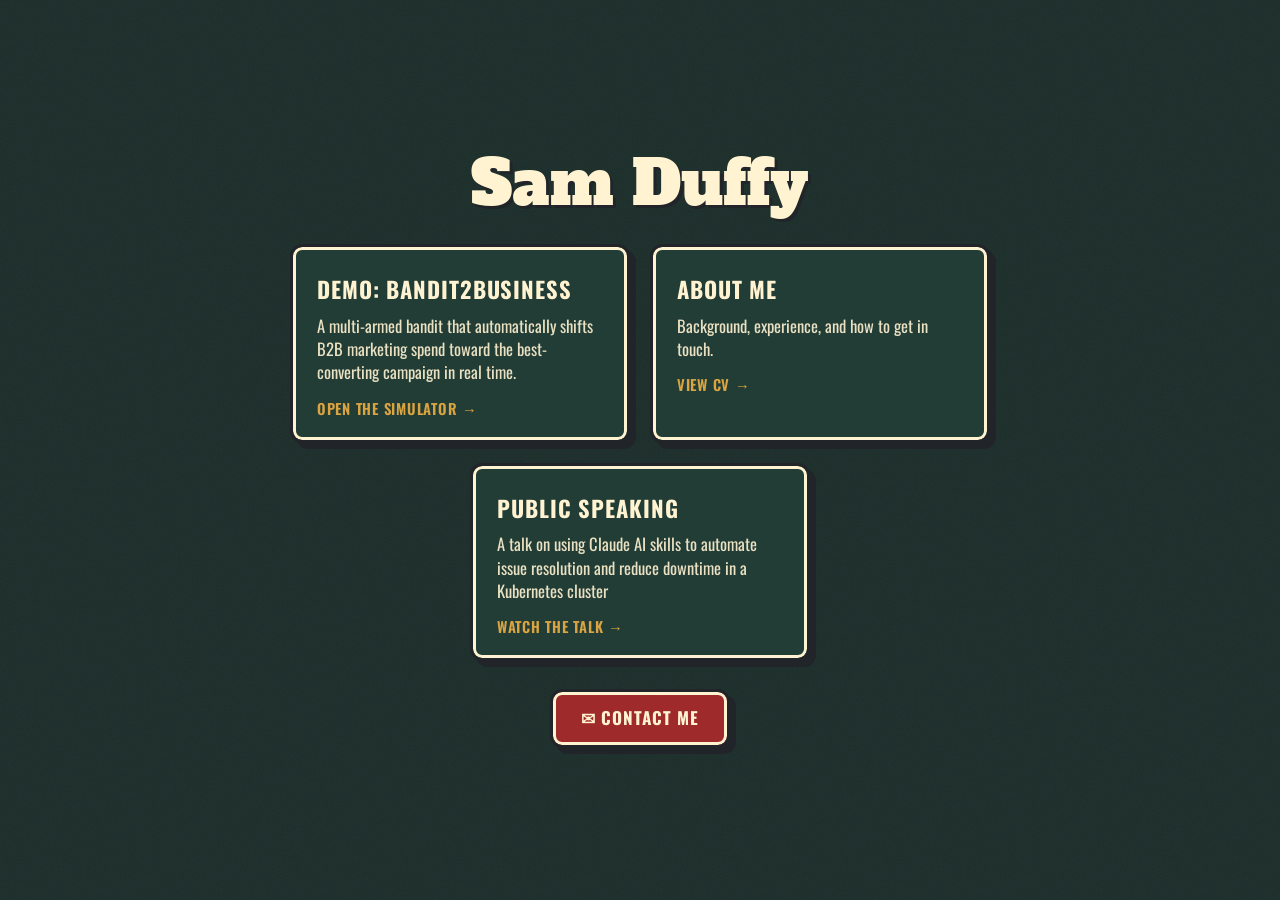
<file: index.html>
<!DOCTYPE html>
<html lang="en">
<head>
<meta charset="UTF-8">
<meta name="viewport" content="width=device-width, initial-scale=1.0">
<title>Sam Duffy — Projects</title>
<link rel="icon" href="shared/favicon.ico">
<meta name="description" content="A small collection of interactive web applications.">

<link rel="preconnect" href="https://fonts.googleapis.com">
<link rel="preconnect" href="https://fonts.gstatic.com" crossorigin>
<link href="https://fonts.googleapis.com/css2?family=Alfa+Slab+One&family=Caveat:wght@600;700&family=Oswald:wght@300;400;500;600;700&display=swap" rel="stylesheet">

<style>
:root {
  --color-bg: #1C2E2A;
  --color-panel: #223C36;
  --color-accent: #9E2A2B;
  --color-text: #FFF3D1;
  --color-charcoal: #212529;
  --chart-gold: #D9A441;
  --font-display: 'Alfa Slab One', Georgia, serif;
  --font-data: 'Oswald', 'Arial Narrow', sans-serif;
  --font-script: 'Caveat', cursive;
}
* { box-sizing: border-box; }
html { font-size: 18px; }
html, body { margin: 0; padding: 0; }
body {
  background-color: var(--color-bg);
  color: var(--color-text);
  font-family: var(--font-data);
  line-height: 1.45;
  -webkit-font-smoothing: antialiased;
  min-height: 100vh;
  display: flex;
  flex-direction: column;
  align-items: center;
  justify-content: center;
  padding: 32px 20px;
  gap: 28px;
}
body::before {
  content: "";
  position: fixed;
  inset: 0;
  z-index: 0;
  pointer-events: none;
  opacity: 0.05;
  background-image: url("data:image/svg+xml,%3Csvg xmlns='http://www.w3.org/2000/svg' width='220' height='220'%3E%3Cfilter id='n'%3E%3CfeTurbulence type='fractalNoise' baseFrequency='0.8' numOctaves='4' stitchTiles='stitch'/%3E%3C/filter%3E%3Crect width='100%25' height='100%25' filter='url(%23n)'/%3E%3C/svg%3E");
}
.brand { position: relative; z-index: 1; text-align: center; }
.brand h1 {
  font-family: var(--font-display);
  font-weight: 400;
  font-size: clamp(2rem, 6vw, 3.4rem);
  line-height: 1.05;
  margin: 0;
  text-shadow: 3px 3px 0 var(--color-charcoal);
}
.brand .tagline {
  font-family: var(--font-script);
  font-size: clamp(1.1rem, 2.4vw, 1.6rem);
  font-weight: 700;
  display: inline-block;
  transform: rotate(-2deg);
  color: var(--chart-gold);
  margin-top: 6px;
}
.apps {
  position: relative;
  z-index: 1;
  display: flex;
  flex-wrap: wrap;
  gap: 20px;
  justify-content: center;
  max-width: 760px;
  width: 100%;
}
.app-card {
  flex: 1 1 280px;
  max-width: 340px;
  text-decoration: none;
  color: var(--color-text);
  background: var(--color-panel);
  border: 3px solid var(--color-charcoal);
  box-shadow:
    inset 0 0 0 3px var(--color-text),
    6px 6px 0 var(--color-charcoal);
  border-radius: 12px;
  padding: 22px 24px 20px;
  transition: transform 0.06s, box-shadow 0.06s;
}
.app-card:hover {
  transform: translate(2px, 2px);
  box-shadow:
    inset 0 0 0 3px var(--color-text),
    4px 4px 0 var(--color-charcoal);
}
.app-card .eyebrow {
  font-size: 0.72rem;
  text-transform: uppercase;
  letter-spacing: 0.1em;
  font-weight: 600;
  color: var(--chart-gold);
}
.app-card h2 {
  font-family: var(--font-data);
  font-weight: 700;
  text-transform: uppercase;
  letter-spacing: 0.04em;
  font-size: 1.25rem;
  margin: 4px 0 8px;
}
.app-card p { margin: 0; font-size: 0.92rem; opacity: 0.9; line-height: 1.4; }
.app-card .go {
  display: inline-block;
  margin-top: 14px;
  font-weight: 600;
  text-transform: uppercase;
  letter-spacing: 0.05em;
  font-size: 0.82rem;
  color: var(--chart-gold);
}
.contact-btn {
  position: relative;
  z-index: 1;
  display: inline-block;
  text-decoration: none;
  cursor: pointer;
  font-family: var(--font-data);
  font-weight: 700;
  text-transform: uppercase;
  letter-spacing: 0.06em;
  font-size: 0.95rem;
  color: var(--color-text);
  background: var(--color-accent);
  border: 3px solid var(--color-charcoal);
  box-shadow:
    inset 0 0 0 3px var(--color-text),
    6px 6px 0 var(--color-charcoal);
  border-radius: 12px;
  padding: 14px 28px;
  transition: transform 0.06s, box-shadow 0.06s;
}
.contact-btn:hover {
  transform: translate(2px, 2px);
  box-shadow:
    inset 0 0 0 3px var(--color-text),
    4px 4px 0 var(--color-charcoal);
}
.footer {
  position: relative;
  z-index: 1;
  font-size: 0.78rem;
  letter-spacing: 0.04em;
  text-transform: uppercase;
  opacity: 0.75;
}
.footer a { color: var(--color-text); text-decoration: underline; text-underline-offset: 3px; }
.footer a:hover { color: #FFE9A8; }
</style>
</head>
<body>

  <div class="brand">
    <h1>Sam Duffy</h1>
  </div>

  <nav class="apps">
    <a class="app-card" href="apps/b2bandits/">
      <h2>Demo: Bandit2Business</h2>
      <p>A multi-armed bandit that automatically shifts B2B marketing spend toward the best-converting campaign in real time.</p>
      <span class="go">Open the simulator →</span>
    </a>

    <a class="app-card" href="  apps/cv/">
      <h2>About Me</h2>
      <p>Background, experience, and how to get in touch.</p>
      <span class="go">View CV →</span>
    </a>

    <a class="app-card" href="apps/talk.html">
      <h2>Public Speaking</h2>
      <p>A talk on using Claude AI skills to automate issue resolution and reduce downtime in a Kubernetes cluster</p>
      <span class="go">Watch the talk →</span>
    </a>
  </nav>

  <a class="contact-btn" href="mailto:samuel.duffy.work@gmail.com?subject=Hello%20Sam">✉ Contact Me</a>


</body>
</html>
</file>
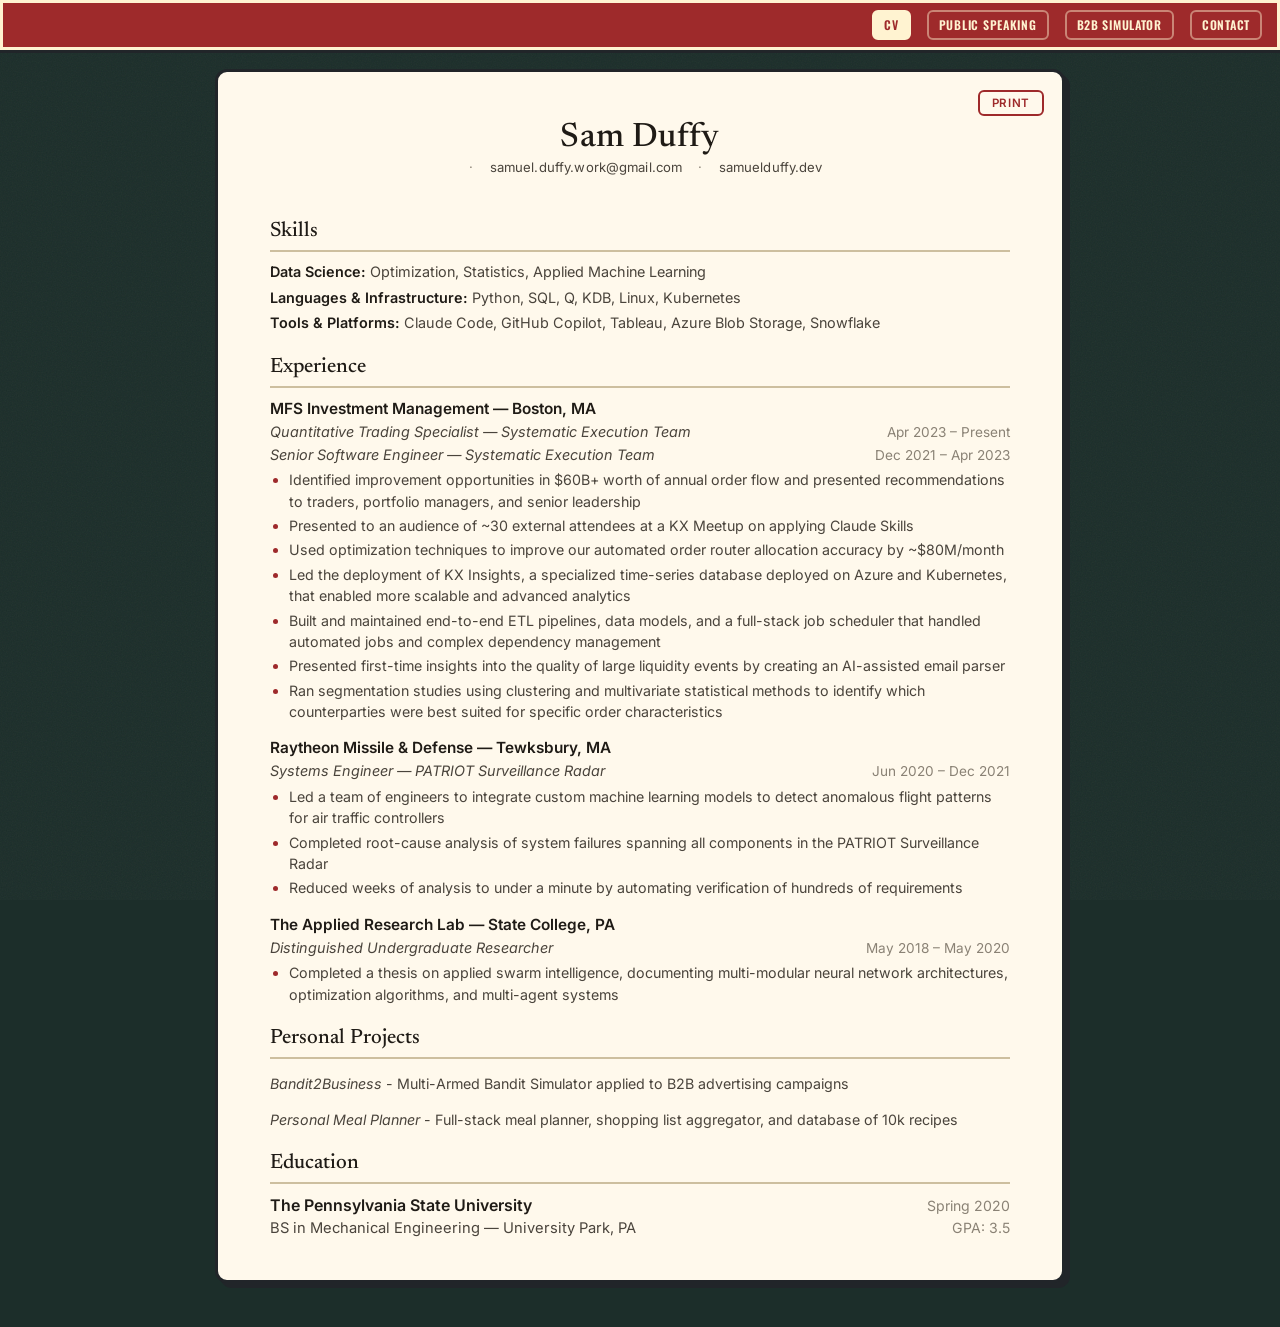
<file: apps/cv/index.html>
<!DOCTYPE html>
<html lang="en">
<head>
<meta charset="UTF-8">
<meta name="viewport" content="width=device-width, initial-scale=1.0">
<title>Sam Duffy — Résumé</title>
<link rel="icon" href="../../shared/favicon.ico">
<meta name="description" content="Résumé of Sam Duffy — Quantitative Developer, covering skills, experience, and education.">

<link rel="preconnect" href="https://fonts.googleapis.com">
<link rel="preconnect" href="https://fonts.gstatic.com" crossorigin>
<link href="https://fonts.googleapis.com/css2?family=Newsreader:ital,opsz,wght@0,6..72,400;0,6..72,500;0,6..72,600;1,6..72,400&family=Inter:wght@400;500;600;700&display=swap" rel="stylesheet">

<link rel="stylesheet" href="../../shared/header.css">

<style>
/* =====================================================================
   SINGLE-COLUMN RÉSUMÉ — template layout, B2Bandits parchment palette
   ===================================================================== */
:root {
  /* palette (shared with the B2Bandits portfolio) */
  --color-bg: #1C2E2A;   /* deep vintage teal — page surround */
  --color-accent: #9E2A2B; /* rust / crimson — accent */
  --color-charcoal: #212529;

  --bg-sheet: #FFF9EC;   /* warm parchment paper */
  --ink:      #1f1b16;   /* primary text */
  --ink-soft: #4a443c;   /* body / bullets */
  --ink-faint:#8a8275;   /* dates / meta */
  --rule:     #cdbf9f;   /* section rule on parchment */

  --border-width: 3px;
  --shadow-offset: 5px;
  --maxw: 850px;

  --font-body: 'Inter', system-ui, -apple-system, sans-serif;
  --font-serif:'Newsreader', Georgia, serif;
}

* { box-sizing: border-box; }
html { font-size: 16px; }
html, body { margin: 0; padding: 0; }

body {
  background-color: var(--color-bg);
  color: var(--ink);
  font-family: var(--font-body);
  line-height: 1.5;
  -webkit-font-smoothing: antialiased;
  position: relative;
  padding: 28px 20px 44px;
}

/* faint paper / noise texture — page surround only */
body::before {
  content: "";
  position: fixed;
  inset: 0;
  z-index: 0;
  pointer-events: none;
  opacity: 0.05;
  background-image: url("data:image/svg+xml,%3Csvg xmlns='http://www.w3.org/2000/svg' width='220' height='220'%3E%3Cfilter id='n'%3E%3CfeTurbulence type='fractalNoise' baseFrequency='0.8' numOctaves='4' stitchTiles='stitch'/%3E%3C/filter%3E%3Crect width='100%25' height='100%25' filter='url(%23n)'/%3E%3C/svg%3E");
}

/* ---------- persistent red banner: shared header ----------
   Styles live in ../../shared/header.css; only page-specific
   positioning is here — bleed the bar into the body padding. */
.topbar { margin: -28px -20px 16px; }

/* ---------- the sheet ---------- */
.sheet {
  position: relative;
  z-index: 1;
  max-width: var(--maxw);
  margin: 0 auto;
  background: var(--bg-sheet);
  border: var(--border-width) solid var(--color-charcoal);
  box-shadow: var(--shadow-offset) var(--shadow-offset) 0 var(--color-charcoal);
  border-radius: 12px;
  padding: 30px 52px 40px;
}

/* ---------- print action (lives on the sheet, hidden when printing) ---------- */
.cv-print {
  position: absolute;
  top: 18px;
  right: 18px;
  font-family: var(--font-body);
  font-size: 0.72rem;
  font-weight: 600;
  text-transform: uppercase;
  letter-spacing: 0.06em;
  color: var(--color-accent);
  background: transparent;
  border: 2px solid var(--color-accent);
  border-radius: 6px;
  padding: 4px 12px;
  cursor: pointer;
  transition: background 0.12s, color 0.12s;
}
.cv-print:hover { background: var(--color-accent); color: var(--bg-sheet); }

/* ---------- header (centered, ~1in tall) ---------- */
.cv-header {
  text-align: center;
  height: 96px;
  margin-bottom: 6px;
  display: flex;
  flex-direction: column;
  justify-content: center;
}
.cv-header h1 {
  font-family: var(--font-serif);
  font-weight: 500;
  font-size: 2.1rem;
  line-height: 1.0;
  letter-spacing: 0.01em;
  margin: 0 0 3px;
  color: var(--ink);
}
.cv-header .role {
  font-family: var(--font-serif);
  font-style: italic;
  font-size: 1rem;
  color: var(--color-accent);
  margin-bottom: 5px;
}
.contact {
  font-size: 0.82rem;
  color: var(--ink-soft);
  letter-spacing: 0.01em;
}
.contact a { color: var(--ink-soft); text-decoration: none; }
.contact a:hover { color: var(--color-accent); text-decoration: underline; }
.contact .sep { color: var(--ink-faint); margin: 0 12px; }

/* ---------- sections ---------- */
section { margin-top: 18px; }
.section-title {
  font-family: var(--font-serif);
  font-weight: 500;
  font-size: 1.3rem;
  color: var(--ink);
  margin: 0 0 9px;
  padding-bottom: 3px;
  border-bottom: 2px solid var(--rule);
}

/* ---------- skills ---------- */
.skill-line { font-size: 0.9rem; color: var(--ink-soft); margin: 0 0 4px; }
.skill-line:last-child { margin-bottom: 0; }
.skill-line b { color: var(--ink); font-weight: 600; }

/* ---------- experience ---------- */
.job { margin-bottom: 14px; }
.job:last-child { margin-bottom: 0; }
.job-head {
  display: flex;
  justify-content: space-between;
  align-items: baseline;
  gap: 16px;
}
.job-company { font-size: 0.96rem; color: var(--ink); font-weight: 600; }
.job-title { font-size: 0.9rem; color: var(--ink-soft); margin-top: 1px; font-style: italic; }
.job-dates { font-size: 0.85rem; color: var(--ink-faint); white-space: nowrap; }
.job ul { margin: 4px 0 0; padding-left: 19px; }
.job li { font-size: 0.89rem; color: var(--ink-soft); margin-bottom: 3px; }
.job li::marker { color: var(--color-accent); }
.bullet-group { margin-top: 2px; }
.bullet-group-label {
  display: block;
  font-size: 0.75rem;
  font-weight: 600;
  text-transform: uppercase;
  letter-spacing: 0.06em;
  color: var(--ink-faint);
  margin: 7px 0 1px;
}

/* ---------- projects ---------- */
.project-line {
  display: flex;
  justify-content: space-between;
  align-items: baseline;
  gap: 16px;
  font-size: 0.89rem;
  color: var(--ink-soft);
  margin-bottom: 4px;
}
.project-line:last-child { margin-bottom: 0; }
.project-line b { color: var(--ink); font-weight: 600; }
.project-line a { color: var(--ink); text-decoration: none; }
.project-line a:hover { color: var(--color-accent); text-decoration: underline; }

/* ---------- education ---------- */
.edu { margin-bottom: 10px; }
.edu:last-child { margin-bottom: 0; }
.edu-row {
  display: flex;
  justify-content: space-between;
  align-items: baseline;
  gap: 16px;
}
.edu-row.top b { color: var(--ink); font-weight: 600; font-size: 1rem; }
.edu-row .date { font-size: 0.88rem; color: var(--ink-faint); white-space: nowrap; }
.edu-row.sub { font-size: 0.92rem; color: var(--ink-soft); }
.edu-row.sub .grade { color: var(--ink-soft); }

/* ---------- responsive ---------- */
@media (max-width: 640px) {
  .sheet { padding: 34px 24px 38px; }
  .cv-header h1 { font-size: 2.2rem; }
  .contact .sep { display: block; height: 0; margin: 2px 0; overflow: hidden; }
  .job-head, .edu-row { flex-direction: column; gap: 2px; }
}

/* ---------- print ---------- */
@media print {
  @page { margin: 0.35in 0.4in; }
  body { background: #fff; padding: 0; line-height: 1.4; }
  body::before { display: none; }
  .topbar { display: none; }
  .cv-print { display: none; }
  .sheet {
    background: #fff;
    box-shadow: none;
    border: none;
    border-radius: 0;
    max-width: none;
    padding: 0;
  }
  a { color: var(--ink); }

  /* tighten vertical rhythm for print */
  .cv-header { height: auto; margin-bottom: 8px; }
  section { margin-top: 12px; }
  .section-title { margin-bottom: 6px; }
  .skill-line { margin-bottom: 2px; }
  .job { margin-bottom: 9px; }
  .job ul { margin-top: 2px; }
  .job li { margin-bottom: 1px; }
  .edu { margin-bottom: 7px; }
  .bullet-group { margin-top: 1px; }
  .bullet-group-label { margin: 4px 0 1px; }
}
</style>
</head>
<body>
<!-- TOP BAR — rendered by shared/header.js -->

<main class="sheet" id="cv-sheet"></main>

<script type="module">
  import { mountHeader } from '../../shared/header.js';
  import { resumeData as d } from './cv-data.js';

  mountHeader({ active: 'cv' });

  function esc(s) {
    return s.replace(/&/g, '&amp;').replace(/</g, '&lt;').replace(/>/g, '&gt;');
  }

  function bold(s) {
    return esc(s).replace(/\*\*(.+?)\*\*/g, '<b>$1</b>');
  }

  function renderBulletGroups(groups) {
    return groups.map(g => `
      <div class="bullet-group">
        ${g.group ? `<span class="bullet-group-label">${esc(g.group)}</span>` : ''}
        <ul>${g.items.map(b => `<li>${bold(b)}</li>`).join('')}</ul>
      </div>
    `).join('');
  }

  function renderProjects(projects) {
    return projects.map(p => {
      const name = p.url
        ? `<a href="https://${esc(p.url)}" target="_blank">${esc(p.name)}</a>`
        : esc(p.name);
      return `
        <p class="project-line">
          <span><i>${name}</i> - ${bold(p.description)}</span>
          <span class="job-dates">${esc(p.dates)}</span>
        </p>`;
    }).join('');
  }

  function renderExperience(jobs) {
    return jobs.map(job => `
      <div class="job">
        <div class="job-head">
          <span class="job-company">${esc(job.company)}</span>
        </div>
        ${job.roles.map(r => `
          <div class="job-head">
            <span class="job-title">${esc(r.title)}</span>
            <span class="job-dates">${esc(r.dates)}</span>
          </div>
        `).join('')}
        ${renderBulletGroups(job.bullets)}
      </div>
    `).join('');
  }

  document.getElementById('cv-sheet').innerHTML = `
    <button class="cv-print" type="button" onclick="window.print()">Print</button>

    <header class="cv-header">
      <h1>${esc(d.name)}</h1>
      <div class="contact">
        <span class="sep">·</span>
        <a href="mailto:${esc(d.contact.email)}">${esc(d.contact.email)}</a>
        <span class="sep">·</span>
        <a href="https://${esc(d.contact.website)}" target="_blank">${esc(d.contact.website)}</a>
      </div>
    </header>

    <section>
      <h2 class="section-title">Skills</h2>
      ${d.skills.map(s => `<p class="skill-line"><b>${esc(s.label)}:</b> ${esc(s.value)}</p>`).join('')}
    </section>

    <section>
      <h2 class="section-title">Experience</h2>
      ${renderExperience(d.experience)}
    </section>

     <section>
      <h2 class="section-title">Personal Projects</h2>
      ${renderProjects(d.projects)}
    </section>   
    <section>
      <h2 class="section-title">Education</h2>
      ${d.education.map(e => `
      <div class="edu">
        <div class="edu-row top">
          <b>${esc(e.institution)}</b>
          <span class="date">${esc(e.date)}</span>
          </div>
          <div class="edu-row sub">
            <span>${esc(e.degree)}</span>
          <span class="date">GPA: ${esc(e.gpa)}</span>
            </div>
            </div>
            `).join('')}
            </section>

  `;
</script>
</body>
</html>
</file>
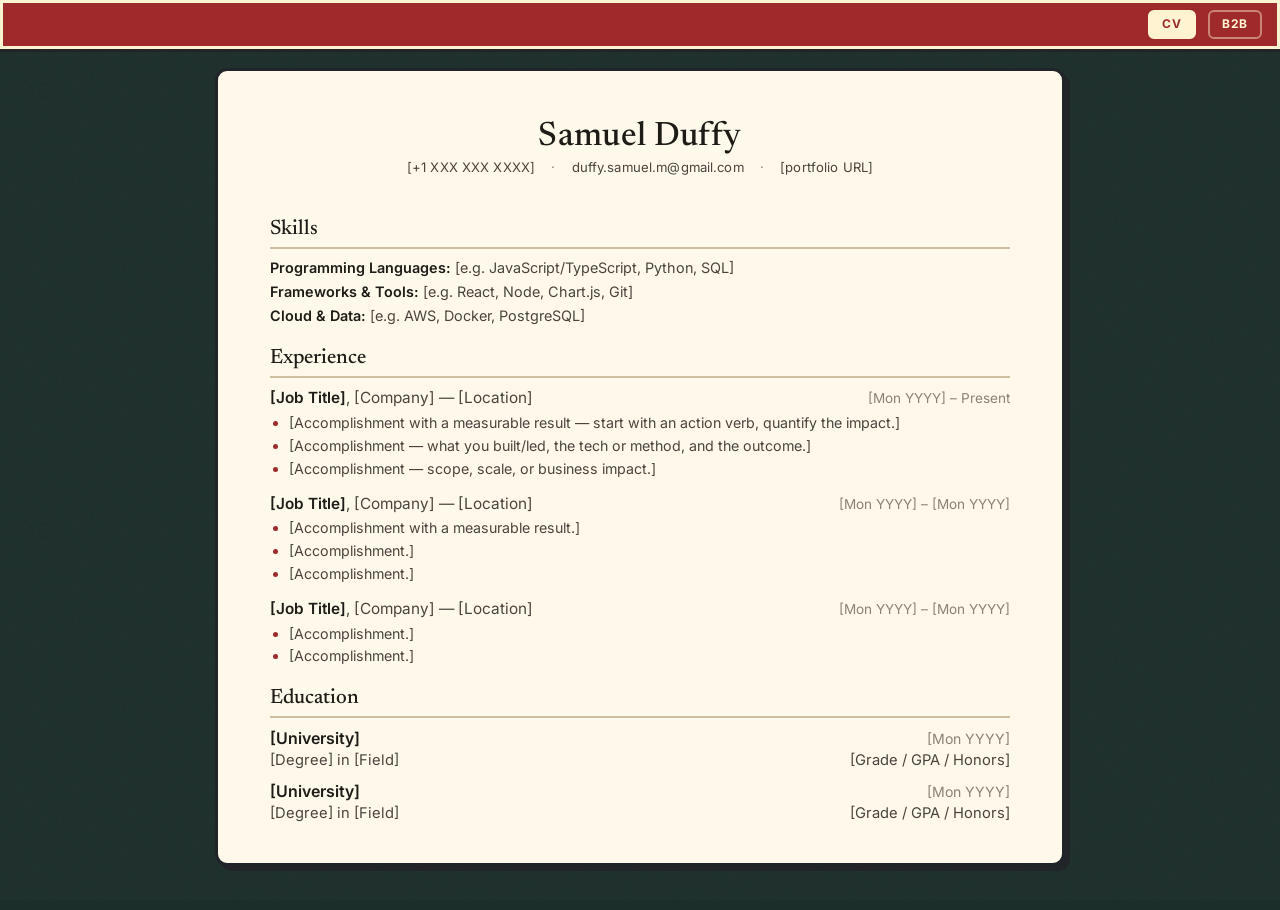
<file: cv-clean.html>
<!DOCTYPE html>
<html lang="en">
<head>
<meta charset="UTF-8">
<meta name="viewport" content="width=device-width, initial-scale=1.0">
<title>Samuel Duffy — Résumé</title>
<meta name="description" content="Résumé of Samuel Duffy — [role], covering skills, experience, and education.">

<link rel="preconnect" href="https://fonts.googleapis.com">
<link rel="preconnect" href="https://fonts.gstatic.com" crossorigin>
<link href="https://fonts.googleapis.com/css2?family=Newsreader:ital,opsz,wght@0,6..72,400;0,6..72,500;0,6..72,600;1,6..72,400&family=Inter:wght@400;500;600;700&display=swap" rel="stylesheet">

<style>
/* =====================================================================
   SINGLE-COLUMN RÉSUMÉ — template layout, B2Bandits parchment palette
   ===================================================================== */
:root {
  /* palette (shared with the B2Bandits portfolio) */
  --color-bg: #1C2E2A;   /* deep vintage teal — page surround */
  --color-accent: #9E2A2B; /* rust / crimson — accent */
  --color-charcoal: #212529;

  --bg-sheet: #FFF9EC;   /* warm parchment paper */
  --ink:      #1f1b16;   /* primary text */
  --ink-soft: #4a443c;   /* body / bullets */
  --ink-faint:#8a8275;   /* dates / meta */
  --rule:     #cdbf9f;   /* section rule on parchment */

  --border-width: 3px;
  --shadow-offset: 5px;
  --maxw: 850px;

  --font-body: 'Inter', system-ui, -apple-system, sans-serif;
  --font-serif:'Newsreader', Georgia, serif;
}

* { box-sizing: border-box; }
html { font-size: 16px; }
html, body { margin: 0; padding: 0; }

body {
  background-color: var(--color-bg);
  color: var(--ink);
  font-family: var(--font-body);
  line-height: 1.4;
  -webkit-font-smoothing: antialiased;
  position: relative;
  padding: 28px 20px 44px;
}

/* faint paper / noise texture — page surround only */
body::before {
  content: "";
  position: fixed;
  inset: 0;
  z-index: 0;
  pointer-events: none;
  opacity: 0.05;
  background-image: url("data:image/svg+xml,%3Csvg xmlns='http://www.w3.org/2000/svg' width='220' height='220'%3E%3Cfilter id='n'%3E%3CfeTurbulence type='fractalNoise' baseFrequency='0.8' numOctaves='4' stitchTiles='stitch'/%3E%3C/filter%3E%3Crect width='100%25' height='100%25' filter='url(%23n)'/%3E%3C/svg%3E");
}

/* ---------- persistent red banner (shared chrome) ---------- */
.topbar {
  position: sticky;
  top: 0;
  z-index: 10;
  display: flex;
  align-items: center;
  justify-content: flex-end;
  gap: 12px;
  background: var(--color-accent);
  color: #FFF3D1;
  border: none;
  border-bottom: var(--border-width) solid var(--color-charcoal);
  box-shadow: inset 0 0 0 3px #FFF3D1;
  border-radius: 0;
  padding: 10px 18px;
  margin: -28px -20px 16px;
}
.nav-btn {
  font-family: var(--font-body);
  font-size: 0.75rem;
  font-weight: 700;
  text-transform: uppercase;
  letter-spacing: 0.06em;
  color: #FFF3D1;
  background: transparent;
  border: 2px solid rgba(255,243,209,0.45);
  border-radius: 6px;
  padding: 4px 12px;
  cursor: pointer;
  white-space: nowrap;
  text-decoration: none;
  display: inline-block;
  transition: background 0.12s, border-color 0.12s;
}
.nav-btn:hover { background: rgba(255,243,209,0.12); border-color: #FFF3D1; }
.nav-btn.is-active { background: #FFF3D1; color: var(--color-accent); border-color: #FFF3D1; }

/* ---------- the sheet ---------- */
.sheet {
  position: relative;
  z-index: 1;
  max-width: var(--maxw);
  margin: 0 auto;
  background: var(--bg-sheet);
  border: var(--border-width) solid var(--color-charcoal);
  box-shadow: var(--shadow-offset) var(--shadow-offset) 0 var(--color-charcoal);
  border-radius: 12px;
  padding: 30px 52px 40px;
}

/* ---------- header (centered, ~1in tall) ---------- */
.cv-header {
  text-align: center;
  height: 96px;
  margin-bottom: 14px;
  display: flex;
  flex-direction: column;
  justify-content: center;
}
.cv-header h1 {
  font-family: var(--font-serif);
  font-weight: 500;
  font-size: 2.1rem;
  line-height: 1.0;
  letter-spacing: 0.01em;
  margin: 0 0 3px;
  color: var(--ink);
}
.cv-header .role {
  font-family: var(--font-serif);
  font-style: italic;
  font-size: 1rem;
  color: var(--color-accent);
  margin-bottom: 5px;
}
.contact {
  font-size: 0.82rem;
  color: var(--ink-soft);
  letter-spacing: 0.01em;
}
.contact a { color: var(--ink-soft); text-decoration: none; }
.contact a:hover { color: var(--color-accent); text-decoration: underline; }
.contact .sep { color: var(--ink-faint); margin: 0 12px; }

/* ---------- sections ---------- */
section { margin-top: 18px; }
.section-title {
  font-family: var(--font-serif);
  font-weight: 500;
  font-size: 1.3rem;
  color: var(--ink);
  margin: 0 0 9px;
  padding-bottom: 3px;
  border-bottom: 2px solid var(--rule);
}

/* ---------- skills ---------- */
.skill-line { font-size: 0.9rem; color: var(--ink-soft); margin: 0 0 4px; }
.skill-line:last-child { margin-bottom: 0; }
.skill-line b { color: var(--ink); font-weight: 600; }

/* ---------- experience ---------- */
.job { margin-bottom: 14px; }
.job:last-child { margin-bottom: 0; }
.job-head {
  display: flex;
  justify-content: space-between;
  align-items: baseline;
  gap: 16px;
}
.job-title { font-size: 0.96rem; color: var(--ink-soft); }
.job-title b { color: var(--ink); font-weight: 600; }
.job-dates { font-size: 0.85rem; color: var(--ink-faint); white-space: nowrap; }
.job ul { margin: 4px 0 0; padding-left: 19px; }
.job li { font-size: 0.89rem; color: var(--ink-soft); margin-bottom: 3px; }
.job li::marker { color: var(--color-accent); }

/* ---------- education ---------- */
.edu { margin-bottom: 10px; }
.edu:last-child { margin-bottom: 0; }
.edu-row {
  display: flex;
  justify-content: space-between;
  align-items: baseline;
  gap: 16px;
}
.edu-row.top b { color: var(--ink); font-weight: 600; font-size: 1rem; }
.edu-row .date { font-size: 0.88rem; color: var(--ink-faint); white-space: nowrap; }
.edu-row.sub { font-size: 0.92rem; color: var(--ink-soft); }
.edu-row.sub .grade { color: var(--ink-soft); }

/* ---------- responsive ---------- */
@media (max-width: 640px) {
  .sheet { padding: 34px 24px 38px; }
  .cv-header h1 { font-size: 2.2rem; }
  .contact .sep { display: block; height: 0; margin: 2px 0; overflow: hidden; }
  .job-head, .edu-row { flex-direction: column; gap: 2px; }
}

/* ---------- print ---------- */
@media print {
  body { background: #fff; padding: 0; }
  body::before { display: none; }
  .topbar { display: none; }
  .sheet {
    background: #fff;
    box-shadow: none;
    border: none;
    border-radius: 0;
    max-width: none;
    padding: 0.5in 0.6in;
  }
  a { color: var(--ink); }
}
</style>
</head>
<body>
<header class="topbar">
  <a class="nav-btn is-active" href="cv-clean.html">CV</a>
  <a class="nav-btn" href="index.html">B2B</a>
</header>

<main class="sheet">

  <header class="cv-header">
    <h1>Samuel Duffy</h1>
    <div class="contact">
      [+1 XXX XXX XXXX]
      <span class="sep">·</span>
      <a href="mailto:duffy.samuel.m@gmail.com">duffy.samuel.m@gmail.com</a>
      <span class="sep">·</span>
      <a href="[portfolio URL]">[portfolio URL]</a>
    </div>
  </header>

  <section>
    <h2 class="section-title">Skills</h2>
    <p class="skill-line"><b>Programming Languages:</b> [e.g. JavaScript/TypeScript, Python, SQL]</p>
    <p class="skill-line"><b>Frameworks &amp; Tools:</b> [e.g. React, Node, Chart.js, Git]</p>
    <p class="skill-line"><b>Cloud &amp; Data:</b> [e.g. AWS, Docker, PostgreSQL]</p>
  </section>

  <section>
    <h2 class="section-title">Experience</h2>

    <div class="job">
      <div class="job-head">
        <span class="job-title"><b>[Job Title]</b>, [Company] — [Location]</span>
        <span class="job-dates">[Mon YYYY] – Present</span>
      </div>
      <ul>
        <li>[Accomplishment with a measurable result — start with an action verb, quantify the impact.]</li>
        <li>[Accomplishment — what you built/led, the tech or method, and the outcome.]</li>
        <li>[Accomplishment — scope, scale, or business impact.]</li>
      </ul>
    </div>

    <div class="job">
      <div class="job-head">
        <span class="job-title"><b>[Job Title]</b>, [Company] — [Location]</span>
        <span class="job-dates">[Mon YYYY] – [Mon YYYY]</span>
      </div>
      <ul>
        <li>[Accomplishment with a measurable result.]</li>
        <li>[Accomplishment.]</li>
        <li>[Accomplishment.]</li>
      </ul>
    </div>

    <div class="job">
      <div class="job-head">
        <span class="job-title"><b>[Job Title]</b>, [Company] — [Location]</span>
        <span class="job-dates">[Mon YYYY] – [Mon YYYY]</span>
      </div>
      <ul>
        <li>[Accomplishment.]</li>
        <li>[Accomplishment.]</li>
      </ul>
    </div>
  </section>

  <section>
    <h2 class="section-title">Education</h2>

    <div class="edu">
      <div class="edu-row top">
        <b>[University]</b>
        <span class="date">[Mon YYYY]</span>
      </div>
      <div class="edu-row sub">
        <span>[Degree] in [Field]</span>
        <span class="grade">[Grade / GPA / Honors]</span>
      </div>
    </div>

    <div class="edu">
      <div class="edu-row top">
        <b>[University]</b>
        <span class="date">[Mon YYYY]</span>
      </div>
      <div class="edu-row sub">
        <span>[Degree] in [Field]</span>
        <span class="grade">[Grade / GPA / Honors]</span>
      </div>
    </div>
  </section>

</main>
</body>
</html>
</file>
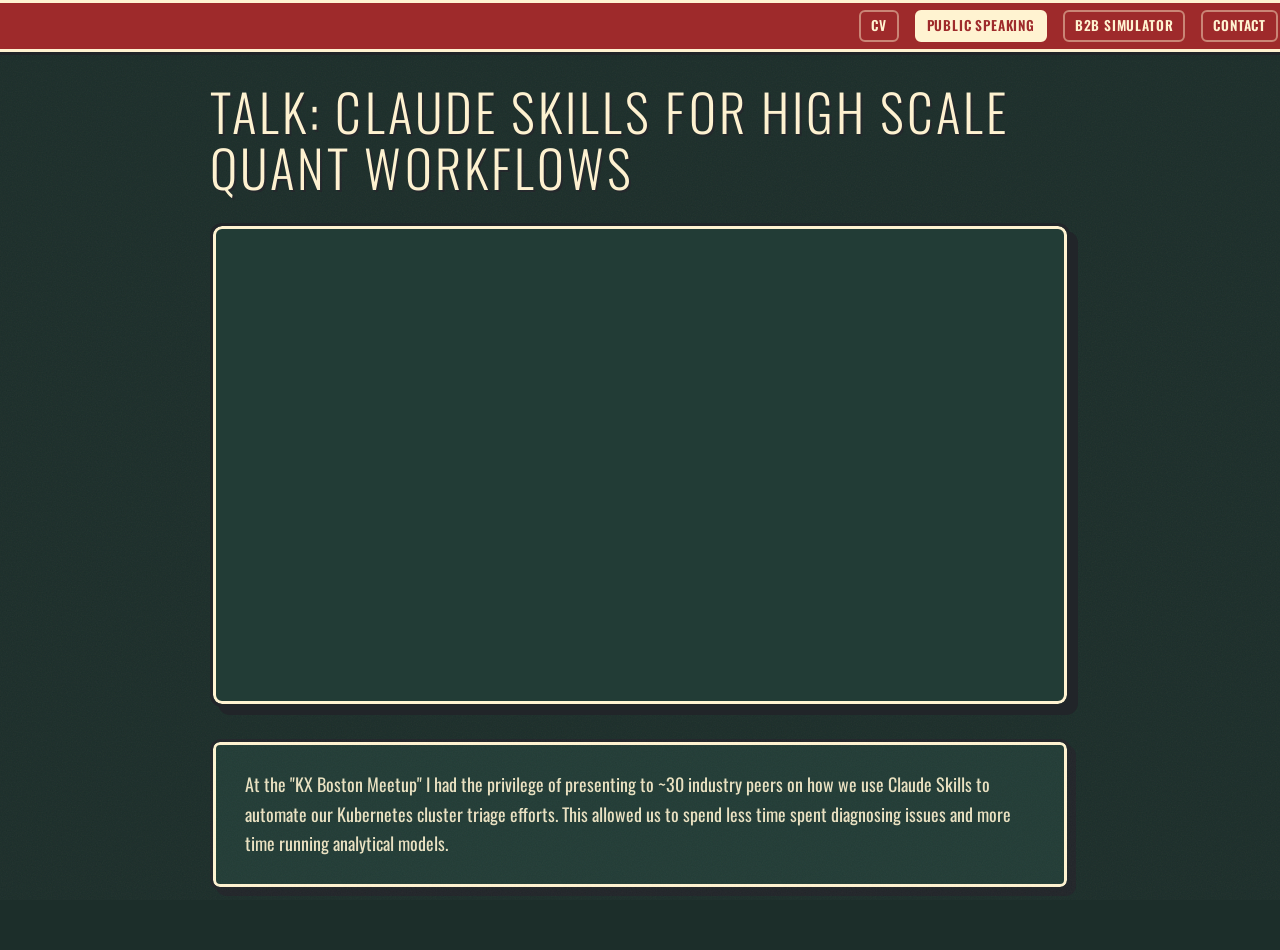
<file: apps/talk.html>
<!DOCTYPE html>
<html lang="en">
<head>
<meta charset="UTF-8">
<meta name="viewport" content="width=device-width, initial-scale=1.0">
<title>Talk: Claude Skills for High Scale Quant Workflows</title>
<link rel="icon" href="../shared/favicon.ico">

<link rel="preconnect" href="https://fonts.googleapis.com">
<link rel="preconnect" href="https://fonts.gstatic.com" crossorigin>
<link href="https://fonts.googleapis.com/css2?family=Alfa+Slab+One&family=Caveat:wght@600;700&family=Oswald:wght@300;400;500;600;700&display=swap" rel="stylesheet">

<link rel="stylesheet" href="../shared/header.css">
<link rel="stylesheet" href="b2bandits/css/styles.css">
<style>
  body {
    height: auto;
    overflow: auto;
    display: block;
    padding: 0 0 48px;
  }

  .talk-wrap {
    max-width: 900px;
    margin: 0 auto;
    padding: 40px 20px 0;
  }

  .talk-header {
    margin-bottom: 28px;
  }

  .talk-title {
    font-family: var(--font-data);
    font-weight: 300;
    font-size: clamp(1.8rem, 4vw, 3.2rem);
    letter-spacing: 0.06em;
    text-transform: uppercase;
    line-height: 1.1;
    margin: 0 0 10px;
    text-shadow: 2px 2px 0 var(--color-charcoal);
  }

  .talk-meta {
    font-family: var(--font-script);
    font-size: 1.2rem;
    font-weight: 600;
    color: var(--chart-gold);
    display: inline-block;
    transform: rotate(-1.5deg);
  }

  .video-frame {
    position: relative;
    background: var(--color-panel);
    border: var(--border-width) solid var(--color-charcoal);
    box-shadow:
      inset 0 0 0 3px var(--color-text),
      8px 8px 0 var(--color-charcoal);
    border-radius: 12px;
    overflow: hidden;
    aspect-ratio: 16 / 9;
  }

  .video-frame iframe {
    position: absolute;
    inset: 0;
    width: 100%;
    height: 100%;
    border: none;
    display: block;
  }

  .talk-description {
    margin-top: 32px;
    background: var(--color-panel);
    border: var(--border-width) solid var(--color-charcoal);
    box-shadow:
      inset 0 0 0 3px var(--color-text),
      6px 6px 0 var(--color-charcoal);
    border-radius: 10px;
    padding: 28px 32px;
  }

  .talk-description p {
    font-size: 1rem;
    line-height: 1.65;
    margin: 0 0 1em;
    opacity: 0.9;
  }

  .talk-description p:last-child {
    margin-bottom: 0;
  }
</style>
</head>
<body>

  <!-- TOP BAR — rendered by shared/header.js -->

  <div class="talk-wrap">
    <div class="talk-header">
      <h1 class="talk-title">Talk: Claude Skills for High Scale Quant Workflows</h1>
    </div>

    <div class="video-frame">
      <iframe
        src="https://www.youtube.com/embed/Cz7ylnDc9J0"
        title="Claude Skills for High Scale Quant Workflows"
        allow="accelerometer; autoplay; clipboard-write; encrypted-media; gyroscope; picture-in-picture; web-share"
        allowfullscreen>
      </iframe>
    </div>

    <div class="talk-description">
      <p>At the "KX Boston Meetup" I had the privilege of presenting to ~30 industry peers on how we use Claude Skills to automate our Kubernetes cluster triage efforts. This allowed us to spend less time spent diagnosing issues and more time running analytical models.</p>
    </div>
  </div>

<script type="module">
  import { mountHeader } from '../shared/header.js';
  mountHeader({ active: 'talk', basePath: '' });
</script>
</body>
</html>
</file>
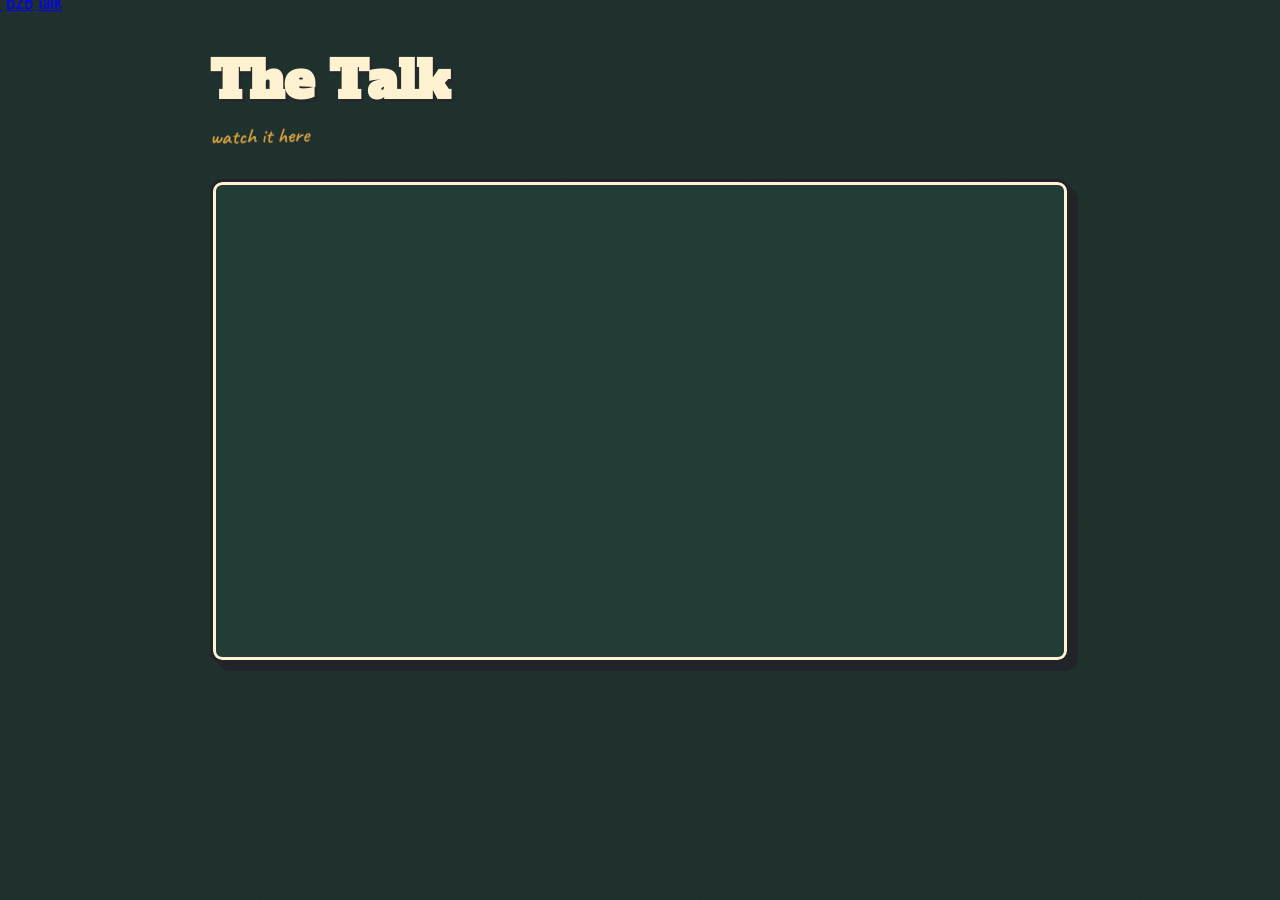
<file: apps/b2bandits/talk.html>
<!DOCTYPE html>
<html lang="en">
<head>
<meta charset="UTF-8">
<meta name="viewport" content="width=device-width, initial-scale=1.0">
<title>Talk — Bandit2Business</title>

<link rel="preconnect" href="https://fonts.googleapis.com">
<link rel="preconnect" href="https://fonts.gstatic.com" crossorigin>
<link href="https://fonts.googleapis.com/css2?family=Alfa+Slab+One&family=Caveat:wght@600;700&family=Oswald:wght@300;400;500;600;700&display=swap" rel="stylesheet">

<link rel="stylesheet" href="css/styles.css">
<style>
  body {
    height: auto;
    overflow: auto;
    display: block;
    padding: 0 0 48px;
  }

  .talk-wrap {
    max-width: 900px;
    margin: 0 auto;
    padding: 40px 20px 0;
  }

  .talk-header {
    margin-bottom: 28px;
  }

  .talk-title {
    font-family: var(--font-display);
    font-size: clamp(1.6rem, 4vw, 2.8rem);
    line-height: 1.1;
    margin: 0 0 10px;
    text-shadow: 3px 3px 0 var(--color-charcoal);
  }

  .talk-meta {
    font-family: var(--font-script);
    font-size: 1.2rem;
    font-weight: 600;
    color: var(--chart-gold);
    display: inline-block;
    transform: rotate(-1.5deg);
  }

  .video-frame {
    position: relative;
    background: var(--color-panel);
    border: var(--border-width) solid var(--color-charcoal);
    box-shadow:
      inset 0 0 0 3px var(--color-text),
      8px 8px 0 var(--color-charcoal);
    border-radius: 12px;
    overflow: hidden;
    aspect-ratio: 16 / 9;
  }

  .video-frame iframe {
    position: absolute;
    inset: 0;
    width: 100%;
    height: 100%;
    border: none;
    display: block;
  }
</style>
</head>
<body>

  <!-- TOP BAR -->
  <header class="topbar">
    <div class="topbar-right">
      <a class="about-btn" href="../cv/">CV</a>
      <a class="about-btn" href="index.html">B2B</a>
      <a class="about-btn is-active" href="talk.html">Talk</a>
    </div>
  </header>

  <div class="talk-wrap">
    <div class="talk-header">
      <h1 class="talk-title">The Talk</h1>
      <span class="talk-meta">watch it here</span>
    </div>

    <div class="video-frame">
      <iframe
        src="https://www.youtube.com/embed/Cz7ylnDc9J0"
        title="Talk video"
        allow="accelerometer; autoplay; clipboard-write; encrypted-media; gyroscope; picture-in-picture; web-share"
        allowfullscreen>
      </iframe>
    </div>
  </div>

</body>
</html>
</file>
<file: shared/header.css>
@import url('https://fonts.googleapis.com/css2?family=Oswald:wght@400;600&display=swap');

/* =====================================================================
   SHARED SITE HEADER — slim top navigation bar
   Single source of truth for the persistent header across all apps.
   Pair with shared/header.js, which renders the markup.

   All visual tokens are hardcoded here so the bar looks identical on
   every page, regardless of what CSS custom properties the host defines.
   The host page is responsible only for positioning (margins), since
   that depends on its own body / container padding.
   ===================================================================== */
.topbar {
  /* self-contained tokens — override any page-level :root vars */
  --color-accent:   #9E2A2B;
  --color-text:     #FFF3D1;
  --color-charcoal: #212529;
  --border-width:   3px;
  --font-data:      'Oswald', 'Arial Narrow', sans-serif;

  position: sticky;
  top: 0;
  z-index: 10;
  flex: 0 0 auto;
  display: flex;
  align-items: center;
  justify-content: flex-end;
  gap: 16px;
  background: var(--color-accent);
  color: var(--color-text);
  border: none;
  border-bottom: var(--border-width) solid var(--color-charcoal);
  box-shadow: inset 0 0 0 3px var(--color-text);
  border-radius: 0;
  padding: 10px 18px;
}
.topbar-right {
  display: flex;
  align-items: center;
  gap: 16px;
}
.about-btn {
  font-family: var(--font-data);
  font-size: 0.75rem;
  font-weight: 600;
  text-transform: uppercase;
  letter-spacing: 0.06em;
  color: var(--color-text);
  background: transparent;
  border: 2px solid rgba(255, 243, 209, 0.45);
  border-radius: 6px;
  padding: 4px 10px;
  cursor: pointer;
  white-space: nowrap;
  text-decoration: none;
  display: inline-block;
  transition: background 0.12s, border-color 0.12s;
}
.about-btn:hover {
  background: rgba(255, 243, 209, 0.12);
  border-color: var(--color-text);
}
.about-btn.is-active {
  background: var(--color-text);
  color: var(--color-accent);
  border-color: var(--color-text);
}

@media (max-width: 700px) {
  .topbar { flex-wrap: wrap; justify-content: center; text-align: center; gap: 8px; }
  .topbar-right { justify-content: center; }
}
</file>
<file: apps/b2bandits/css/styles.css>
/* =====================================================================
   DESIGN SYSTEM — Vintage Poster / Comic Cell  (all knobs live here)
   ===================================================================== */
:root {
  --color-bg: #1C2E2A;        /* Deep Vintage Teal — primary background */
  --color-panel: #223C36;     /* Slightly lifted teal — card fills */
  --color-accent: #9E2A2B;    /* Rust / Crimson — accent */
  --color-text: #FFF3D1;      /* Aged Cream / Parchment — base text */
  --color-charcoal: #212529;  /* Off-Black / Charcoal — contrast */

  --border-width: 3px;
  --shadow-offset: 5px;

  /* Chart-safe palette (on-palette but distinguishable) */
  --chart-cream: #FFF3D1;
  --chart-gold:  #D9A441;
  --chart-sage:  #7BA68A;
  --chart-rust:  #C7423F;

  --font-display: 'Alfa Slab One', Georgia, serif;
  --font-data: 'Oswald', 'Arial Narrow', sans-serif;
  --font-script: 'Caveat', cursive;
}

* { box-sizing: border-box; }

html { font-size: 18px; }           /* bumped base type scale */
html, body { margin: 0; padding: 0; }

body {
  background-color: var(--color-bg);
  color: var(--color-text);
  font-family: var(--font-data);
  font-weight: 400;
  line-height: 1.45;
  -webkit-font-smoothing: antialiased;
  position: relative;
  /* fixed-height dashboard: fill the viewport, no page scroll on desktop */
  height: 100vh;
  overflow: hidden;
  display: flex;
  flex-direction: column;
  padding: 12px 16px;
  gap: 12px;
}

/* Faint paper / noise texture — page background only, CSS-generated, no asset file */
body::before {
  content: "";
  position: fixed;
  inset: 0;
  z-index: 0;
  pointer-events: none;
  opacity: 0.05;
  background-image: url("data:image/svg+xml,%3Csvg xmlns='http://www.w3.org/2000/svg' width='220' height='220'%3E%3Cfilter id='n'%3E%3CfeTurbulence type='fractalNoise' baseFrequency='0.8' numOctaves='4' stitchTiles='stitch'/%3E%3C/filter%3E%3Crect width='100%25' height='100%25' filter='url(%23n)'/%3E%3C/svg%3E");
}

/* ---------- shared poster panel: double frame + hard offset shadow ---------- */
.panel {
  position: relative;
  background: var(--color-panel);
  border: var(--border-width) solid var(--color-charcoal);
  box-shadow:
    inset 0 0 0 3px var(--color-text),
    var(--shadow-offset) var(--shadow-offset) 0 var(--color-charcoal);
  border-radius: 10px;
}

/* =====================================================================
   TOP BAR — shared header (styles in ../../shared/header.css).
   Only the page-specific positioning lives here: bleed the bar into the
   body's 12px / 16px padding so it spans the full width.
   ===================================================================== */
.topbar { margin: -12px -16px 0; }

/* =====================================================================
   WELCOME MODAL
   ===================================================================== */
.modal-backdrop {
  position: fixed;
  inset: 0;
  z-index: 100;
  display: flex;
  align-items: center;
  justify-content: center;
  padding: 24px;
  /* blur the dashboard behind the modal */
  backdrop-filter: blur(6px);
  -webkit-backdrop-filter: blur(6px);
  background: rgba(28, 46, 42, 0.65);
}
.modal-backdrop.hidden { display: none; }

.modal {
  position: relative;
  background: var(--color-panel);
  border: var(--border-width) solid var(--color-charcoal);
  box-shadow:
    inset 0 0 0 3px var(--color-text),
    8px 8px 0 var(--color-charcoal);
  border-radius: 14px;
  max-width: 820px;
  width: 100%;
  display: grid;
  grid-template-columns: 1fr 1fr;
  gap: 0;
  overflow: hidden;
}

.modal-img {
  background: var(--color-charcoal);
  display: flex;
  align-items: stretch;
}
.modal-img img {
  width: 100%;
  height: 100%;
  object-fit: cover;
  display: block;
}

.modal-body {
  padding: 36px 32px 28px;
  display: flex;
  flex-direction: column;
  gap: 18px;
}

.modal-brand h2 {
  font-family: var(--font-display);
  font-weight: 400;
  font-size: clamp(1.4rem, 2.5vw, 2rem);
  line-height: 1.05;
  margin: 0 0 4px;
  text-shadow: 2px 2px 0 var(--color-charcoal);
}
.modal-brand .tagline {
  font-family: var(--font-script);
  font-size: clamp(1rem, 1.6vw, 1.3rem);
  font-weight: 700;
  display: inline-block;
  transform: rotate(-2deg);
  color: var(--chart-gold);
}

.modal-intro {
  font-size: 1rem;
  font-weight: 400;
  line-height: 1.5;
  margin: 0;
}
.modal-intro b { font-weight: 600; color: #FFE9A8; }

.modal-footer {
  display: flex;
  align-items: center;
  justify-content: space-between;
  gap: 12px;
  margin-top: auto;
}

.modal-close {
  font-family: var(--font-data);
  font-weight: 700;
  font-size: 0.9rem;
  text-transform: uppercase;
  letter-spacing: 0.06em;
  color: var(--color-text);
  background: var(--color-accent);
  border: var(--border-width) solid var(--color-charcoal);
  box-shadow: 4px 4px 0 var(--color-charcoal);
  border-radius: 8px;
  padding: 9px 22px;
  cursor: pointer;
  transition: transform 0.05s, box-shadow 0.05s;
  white-space: nowrap;
}
.modal-close:hover { transform: translate(1px,1px); box-shadow: 3px 3px 0 var(--color-charcoal); }
.modal-close:active { transform: translate(4px,4px); box-shadow: 0 0 0 var(--color-charcoal); }

@media (max-width: 640px) {
  .modal { grid-template-columns: 1fr; }
  .modal-img { max-height: 200px; }
  .modal-body { padding: 24px 20px 20px; }
}

/* =====================================================================
   DASHBOARD GRID — fills remaining viewport height
   ===================================================================== */
.dash {
  position: relative;
  z-index: 1;
  flex: 1 1 auto;
  min-height: 0;
  display: grid;
  grid-template-columns: 340px 1fr 1fr 1fr 1fr;
  grid-template-rows: 1fr 1fr 0.85fr;
  grid-template-areas:
    "side charts  charts  charts  charts"
    "side charts  charts  charts  charts"
    "side regret  table   table   table";
  gap: 12px;
}

/* ---------- left sidebar: controls + regret stacked ---------- */
.side {
  grid-area: side;
  min-height: 0;
  display: flex;
  flex-direction: column;
  gap: 12px;
  overflow-y: auto;
}

/* ---------- section headings ---------- */
.section-title {
  font-family: var(--font-data);
  font-weight: 700;
  text-transform: uppercase;
  letter-spacing: 0.06em;
  font-size: 0.82rem;
  margin: 0 0 8px;
  display: flex;
  align-items: center;
  gap: 6px;
}
.section-title small {
  font-family: var(--font-script);
  text-transform: none;
  letter-spacing: 0;
  font-size: 1.05rem;
  font-weight: 600;
  opacity: 0.85;
}
.section-title .star { width: 16px; height: 16px; }

/* ---------- controls ---------- */
.controls { padding: 10px 14px; flex: 1 1 auto; }
.control-block { margin-bottom: 10px; }
.control-block:last-child { margin-bottom: 0; }
.control-block label.lbl {
  display: block;
  font-weight: 600;
  text-transform: uppercase;
  letter-spacing: 0.05em;
  font-size: 0.75rem;
  margin-bottom: 5px;
}
.control-block .val {
  font-weight: 600;
  color: var(--chart-gold);
}

/* algorithm selector as a vertical segmented toggle */
.algo-toggle {
  display: flex;
  flex-direction: column;
  border: var(--border-width) solid var(--color-charcoal);
  border-radius: 8px;
  overflow: hidden;
}
.algo-toggle label {
  text-align: center;
  padding: 6px 6px;
  font-weight: 500;
  font-size: 0.82rem;
  cursor: pointer;
  background: var(--color-bg);
  border-bottom: 2px solid var(--color-charcoal);
  user-select: none;
  transition: background 0.12s, color 0.12s;
}
.algo-toggle label:last-child { border-bottom: none; }
.algo-toggle input { position: absolute; opacity: 0; pointer-events: none; }
.algo-toggle label:has(input:checked) {
  background: var(--color-accent);
  color: var(--color-text);
  font-weight: 600;
}

/* range sliders */
input[type="range"] {
  -webkit-appearance: none;
  appearance: none;
  width: 100%;
  height: 8px;
  background: var(--color-bg);
  border: 2px solid var(--color-charcoal);
  border-radius: 6px;
  outline: none;
  cursor: pointer;
}
input[type="range"]::-webkit-slider-thumb {
  -webkit-appearance: none;
  appearance: none;
  width: 22px;
  height: 22px;
  border-radius: 50%;
  background: var(--chart-gold);
  border: 3px solid var(--color-charcoal);
  cursor: pointer;
}
input[type="range"]::-moz-range-thumb {
  width: 20px;
  height: 20px;
  border-radius: 50%;
  background: var(--chart-gold);
  border: 3px solid var(--color-charcoal);
  cursor: pointer;
}
.control-block.disabled { opacity: 0.4; }
.control-block.disabled input[type="range"] { cursor: not-allowed; }
/* info icon + hover tooltip (replaces inline hint subtext) */
.info {
  display: inline-flex;
  align-items: center;
  justify-content: center;
  width: 15px;
  height: 15px;
  margin-left: 6px;
  padding: 0;
  vertical-align: middle;
  border: 1.5px solid var(--color-charcoal);
  border-radius: 50%;
  background: var(--color-bg);
  color: var(--color-charcoal);
  font-family: var(--font-data, inherit);
  font-size: 0.62rem;
  font-weight: 700;
  line-height: 1;
  text-transform: none;
  cursor: help;
  transition: background 0.12s, color 0.12s;
}
.info:hover,
.info:focus-visible {
  background: var(--color-accent);
  outline: none;
}

/* floating tooltip bubble (positioned via JS, appended to body) */
.tooltip-pop {
  position: fixed;
  z-index: 100;
  max-width: 240px;
  padding: 7px 10px;
  background: var(--color-charcoal);
  color: var(--color-text);
  border-radius: 6px;
  font-size: 0.82rem;
  font-weight: 400;
  line-height: 1.3;
  text-transform: none;
  letter-spacing: normal;
  box-shadow: 0 4px 14px rgba(0, 0, 0, 0.3);
  opacity: 0;
  transform: translateY(3px);
  transition: opacity 0.12s, transform 0.12s;
  pointer-events: none;
}
.tooltip-pop.is-visible {
  opacity: 1;
  transform: translateY(0);
}

/* buttons */
.btn-row {
  display: flex;
  flex-wrap: wrap;
  gap: 8px;
  align-items: center;
}
button.btn {
  font-family: var(--font-data);
  font-weight: 600;
  text-transform: uppercase;
  letter-spacing: 0.04em;
  font-size: 0.8rem;
  color: var(--color-text);
  background: var(--color-charcoal);
  border: var(--border-width) solid var(--color-charcoal);
  box-shadow: 3px 3px 0 rgba(0,0,0,0.45);
  border-radius: 8px;
  padding: 7px 10px;
  cursor: pointer;
  flex: 1 1 auto;
  transition: transform 0.05s, box-shadow 0.05s;
}
button.btn.primary { background: var(--color-accent); }
button.btn:hover { transform: translate(1px, 1px); box-shadow: 2px 2px 0 rgba(0,0,0,0.45); }
button.btn:active { transform: translate(3px, 3px); box-shadow: 0 0 0 rgba(0,0,0,0.45); }

/* reveal toggle */
.reveal-row {
  display: flex;
  align-items: center;
  gap: 10px;
}
.switch { position: relative; display: inline-block; width: 50px; height: 26px; flex: 0 0 auto; }
.switch input { opacity: 0; width: 0; height: 0; }
.slider-sw {
  position: absolute; inset: 0;
  background: var(--color-bg);
  border: 2px solid var(--color-charcoal);
  border-radius: 26px;
  transition: 0.15s;
  cursor: pointer;
}
.slider-sw::before {
  content: "";
  position: absolute;
  height: 18px; width: 18px;
  left: 3px; top: 2px;
  background: var(--color-text);
  border-radius: 50%;
  transition: 0.15s;
}
.switch input:checked + .slider-sw { background: var(--color-accent); }
.switch input:checked + .slider-sw::before { transform: translateX(22px); }

/* ---------- regret callout ---------- */
.regret {
  grid-area: regret;
  text-align: center;
  background: var(--color-charcoal);
  border: var(--border-width) solid var(--color-charcoal);
  box-shadow:
    inset 0 0 0 3px var(--color-accent),
    var(--shadow-offset) var(--shadow-offset) 0 var(--color-charcoal);
  border-radius: 10px;
  padding: 12px 14px;
  display: flex;
  flex-direction: column;
  justify-content: center;
}
.regret .regret-flank {
  display: flex;
  align-items: center;
  justify-content: center;
  gap: 14px;
}
.regret .star { width: 24px; height: 24px; background: var(--color-accent); }
.regret-label {
  text-transform: uppercase;
  letter-spacing: 0.08em;
  font-weight: 600;
  font-size: 0.82rem;
  opacity: 0.85;
}
.regret-value {
  font-family: var(--font-data);
  font-weight: 700;
  font-size: clamp(2.2rem, 4vw, 3.2rem);
  line-height: 1;
  color: var(--chart-gold);
  margin: 2px 0;
  min-width: 9ch;
  min-height: 1em;
  font-variant-numeric: tabular-nums;
}
.regret-sub { font-weight: 400; font-size: 0.82rem; line-height: 1.3; margin: 6px auto 0; opacity: 0.92; }
.regret-stats {
  display: grid;
  grid-template-columns: 1fr 1fr;
  gap: 6px 14px;
  margin-top: 12px;
  font-size: 0.82rem;
  text-align: left;
  opacity: 0.92;
}
.regret-stats b { color: var(--color-text); font-weight: 600; }

/* metric toggle (Regret ⇄ Budget) inside the callout */
.metric-toggle {
  display: flex;
  border: 2px solid var(--color-accent);
  border-radius: 7px;
  overflow: hidden;
  margin: 0 auto 10px;
  max-width: 320px;
}
.metric-toggle label {
  flex: 1 1 0;
  text-align: center;
  padding: 4px 8px;
  font-size: 0.72rem;
  line-height: 1.15;
  font-weight: 600;
  text-transform: uppercase;
  letter-spacing: 0.05em;
  cursor: pointer;
  user-select: none;
  background: transparent;
  transition: background 0.12s, color 0.12s;
}
.metric-toggle input { position: absolute; opacity: 0; pointer-events: none; }
.metric-toggle label:has(input:checked) { background: var(--color-accent); color: var(--color-text); }

/* swap the three views; conversion regret shows by default */
.metric-profit, .metric-budget { display: none; }
body.show-profit .metric-regret, body.show-budget .metric-regret { display: none; }
body.show-profit .metric-profit { display: block; }
body.show-budget .metric-budget { display: block; }

.budget-kpis {
  display: flex;
  justify-content: center;
  gap: 22px;
  margin-top: 8px;
  font-size: 0.82rem;
}
.budget-kpis b { color: var(--chart-gold); font-weight: 700; }

/* negative dollars (unprofitable arm, busted bankroll) */
.neg { color: var(--chart-rust) !important; }

/* =====================================================================
   BANKRUPT BANNER — shown only when the bandit runs out of money
   ===================================================================== */
.bankrupt-banner {
  display: none;
  flex: 0 0 auto;
  text-align: center;
  background: var(--color-accent);
  color: var(--color-text);
  border: var(--border-width) solid var(--color-charcoal);
  box-shadow: inset 0 0 0 3px var(--color-text), var(--shadow-offset) var(--shadow-offset) 0 var(--color-charcoal);
  border-radius: 8px;
  padding: 9px 14px;
  font-size: 0.92rem;
}
.bankrupt-banner b { font-weight: 700; }
body.bankrupt .bankrupt-banner { display: block; }

/* ---------- four-point star (decorative chrome) ---------- */
.star {
  width: 20px;
  height: 20px;
  background: var(--chart-gold);
  clip-path: polygon(50% 0%, 61% 39%, 100% 50%, 61% 61%, 50% 100%, 39% 61%, 0% 50%, 39% 39%);
  flex: 0 0 auto;
}

/* ---------- chart cards ---------- */
.card {
  background: var(--color-panel);
  border: 2px solid var(--color-charcoal);
  border-radius: 10px;
  box-shadow: 4px 4px 0 var(--color-charcoal);
  padding: 12px 14px 10px;
  min-height: 0;
  display: flex;
  flex-direction: column;
}
.card.charts { grid-area: charts; }
.card.tablecard { grid-area: table; }

/* combined-charts toggle + swappable views */
.chart-toggle {
  display: flex;
  border: 2px solid var(--color-accent);
  border-radius: 7px;
  overflow: hidden;
  margin: 0 0 10px;
  flex: 0 0 auto;
}
.chart-toggle label {
  flex: 1 1 0;
  text-align: center;
  padding: 5px 8px;
  font-size: 0.74rem;
  line-height: 1.15;
  font-weight: 600;
  text-transform: uppercase;
  letter-spacing: 0.05em;
  cursor: pointer;
  user-select: none;
  background: transparent;
  transition: background 0.12s, color 0.12s;
}
.chart-toggle input { position: absolute; opacity: 0; pointer-events: none; }
.chart-toggle label:has(input:checked) { background: var(--color-accent); color: var(--color-text); }

.chart-view { display: none; flex: 1 1 auto; min-height: 0; flex-direction: column; }
.chart-view.is-active { display: flex; }
.card h3 {
  font-family: var(--font-data);
  font-weight: 600;
  text-transform: uppercase;
  letter-spacing: 0.05em;
  font-size: 0.9rem;
  margin: 0 0 2px;
}
.card p.cap { font-size: 0.78rem; opacity: 0.74; margin: 0 0 8px; font-weight: 400; line-height: 1.25; }
.chart-box { position: relative; flex: 1 1 auto; min-height: 0; width: 100%; }

/* ---------- table ---------- */
.tablecard { overflow: auto; }
table.summary {
  width: 100%;
  border-collapse: collapse;
  font-size: 0.95rem;
}
table.summary th, table.summary td {
  padding: 9px 10px;
  text-align: right;
  border-bottom: 2px solid rgba(255,243,209,0.18);
}
table.summary th {
  font-weight: 600;
  text-transform: uppercase;
  letter-spacing: 0.04em;
  font-size: 0.8rem;
  border-bottom: 3px solid var(--color-text);
  position: sticky;
  top: 0;
  background: var(--color-panel);
}
table.summary th:first-child, table.summary td:first-child { text-align: left; }
table.summary td.campaign { font-weight: 500; }
table.summary .swatch {
  display: inline-block;
  width: 13px; height: 13px;
  border: 2px solid var(--color-charcoal);
  margin-right: 8px;
  vertical-align: middle;
}
table.summary tr.leader td { background: rgba(217,164,65,0.12); }
table.summary tr.leader td:first-child::after {
  content: " ★";
  color: var(--chart-gold);
}
.true-col { display: none; }
body.reveal .true-col { display: table-cell; }
.num { font-variant-numeric: tabular-nums; }

/* =====================================================================
   RESPONSIVE — below this size, fall back to a normal scrolling column
   (fitting everything with readable type isn't possible on small screens)
   ===================================================================== */
@media (max-width: 1024px), (max-height: 600px) {
  body { height: auto; overflow: auto; display: block; padding: 14px; }
  .topbar { flex-wrap: wrap; justify-content: center; text-align: center; gap: 8px; margin-bottom: 12px; }
  .topbar-right { justify-content: center; }
  .dash { display: block; }
  .side { display: block; overflow: visible; }
  .controls, .regret { margin-bottom: 12px; }
  .card { margin-bottom: 12px; }
  .chart-box { height: 300px; flex: none; }
  .tablecard { overflow-x: auto; }
}
</file>
